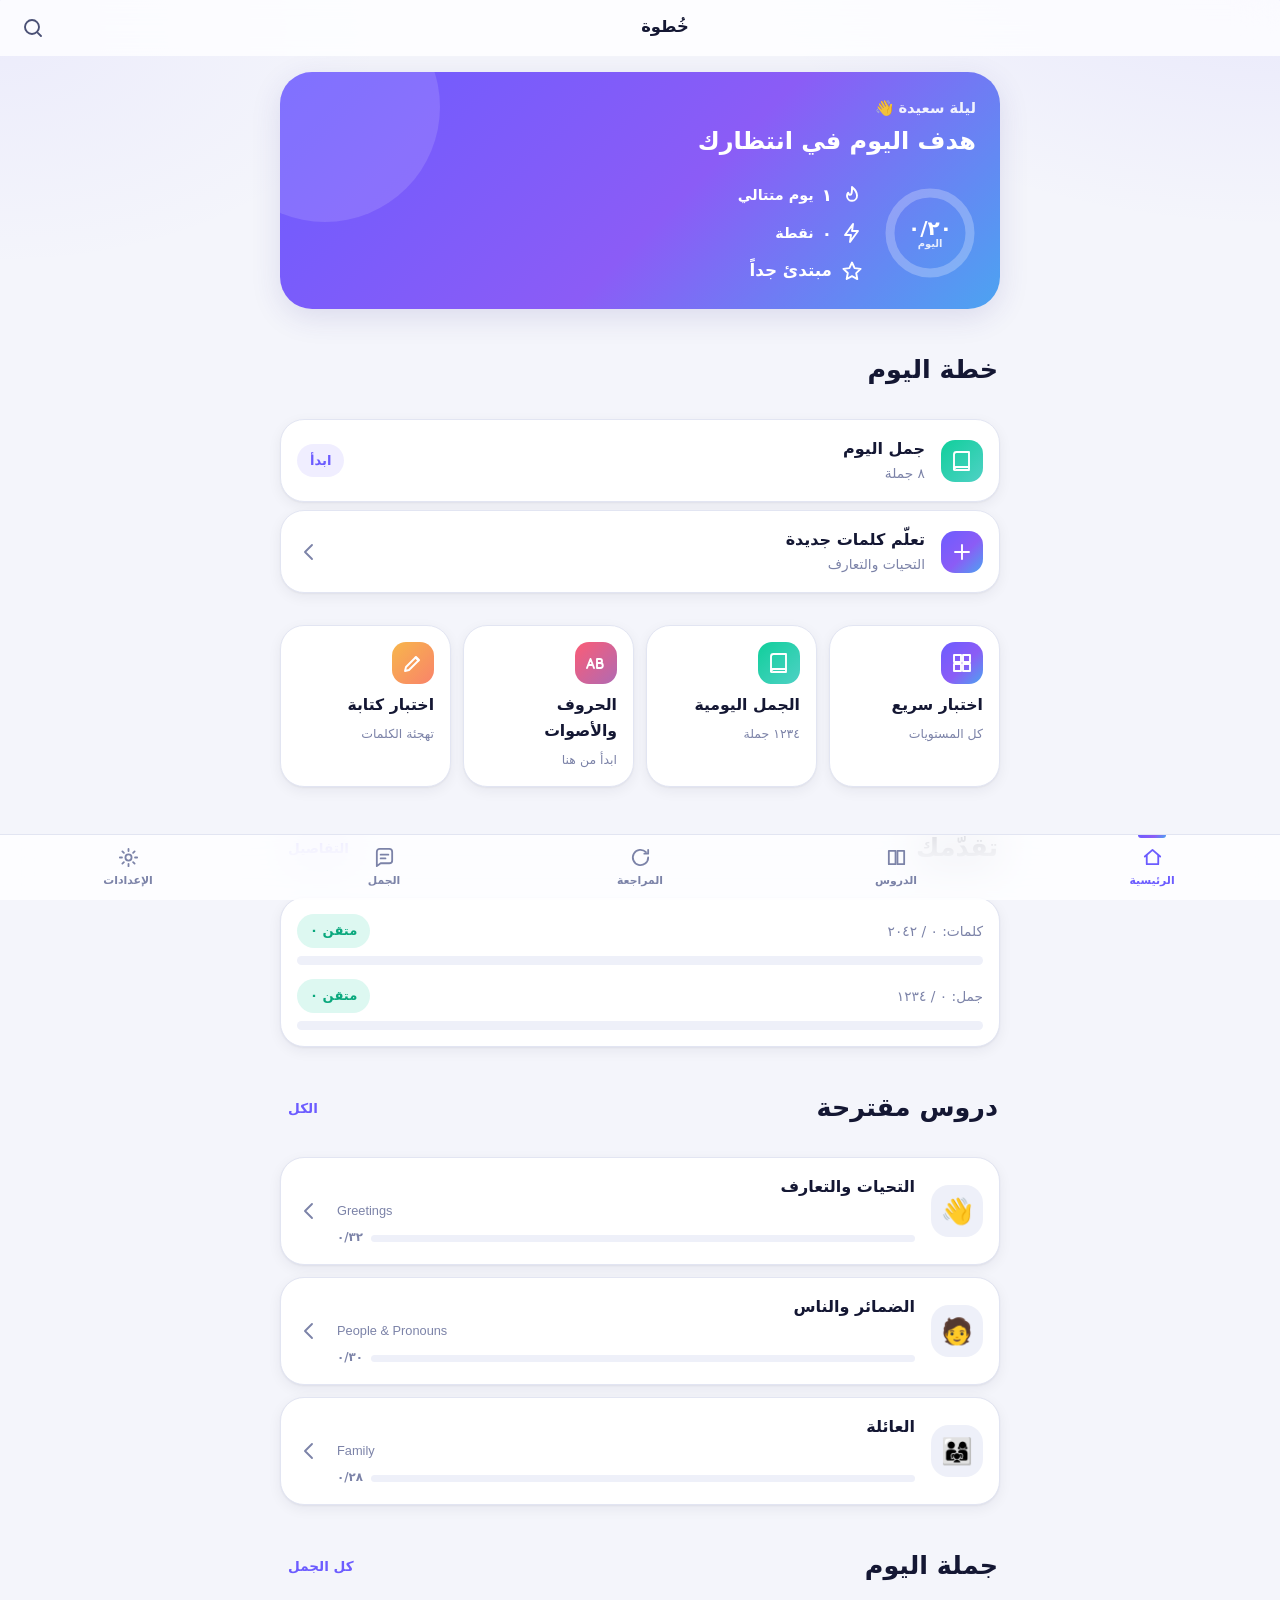
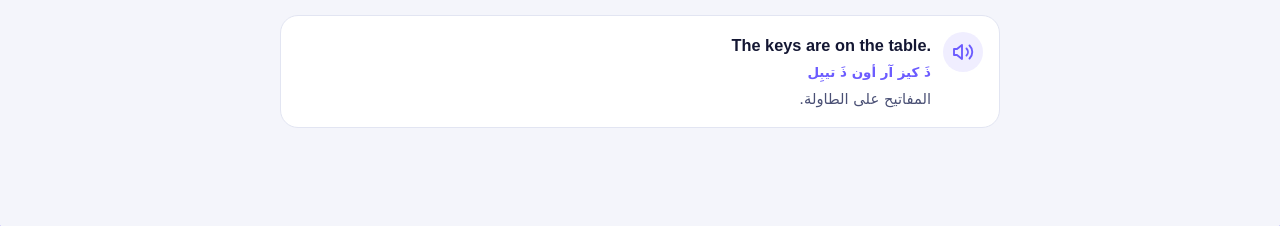
<file: index.html>
<!DOCTYPE html>
<html lang="ar" dir="rtl" data-theme="auto">
<head>
<meta charset="utf-8">
<meta name="viewport" content="width=device-width, initial-scale=1, viewport-fit=cover, maximum-scale=1, user-scalable=no">
<title>خُطوة — تعلّم الإنجليزية من الصفر</title>
<meta name="description" content="تطبيق تعلّم اللغة الإنجليزية للمبتدئين تماماً — مفردات وجمل بسيطة مع النطق والاختبارات.">
<meta name="theme-color" content="#0b1020" media="(prefers-color-scheme: dark)">
<meta name="theme-color" content="#f6f7fb" media="(prefers-color-scheme: light)">
<meta name="apple-mobile-web-app-capable" content="yes">
<meta name="mobile-web-app-capable" content="yes">
<meta name="apple-mobile-web-app-status-bar-style" content="black-translucent">
<meta name="apple-mobile-web-app-title" content="خُطوة">
<meta name="format-detection" content="telephone=no">
<link rel="manifest" href="./manifest.webmanifest">
<link rel="apple-touch-icon" href="./assets/icon-180.png">
<link rel="icon" href="./assets/icon.svg" type="image/svg+xml">
<link rel="stylesheet" href="./css/theme.css">
<link rel="stylesheet" href="./css/app.css">
</head>
<body>

<div id="boot" class="boot">
  <div class="boot__logo">خُطوة</div>
  <div class="boot__bar"><i></i></div>
  <div class="boot__hint">جارٍ التحميل…</div>
</div>

<header id="topbar" class="topbar" hidden>
  <button class="topbar__btn" id="btnBack" aria-label="رجوع" hidden>
    <svg viewBox="0 0 24 24" class="ico"><path d="M15 5l-7 7 7 7"/></svg>
  </button>
  <div class="topbar__title" id="topTitle">خُطوة</div>
  <button class="topbar__btn" id="btnSync" aria-label="مزامنة التقدّم" hidden>
    <svg viewBox="0 0 24 24" class="ico"><path d="M20 12a8 8 0 1 1-2.3-5.6"/><path d="M20 4v4h-4"/></svg>
    <i class="topbar__dot"></i>
  </button>
  <button class="topbar__btn" id="btnSearch" aria-label="بحث">
    <svg viewBox="0 0 24 24" class="ico"><circle cx="11" cy="11" r="7"/><path d="M20 20l-3.2-3.2"/></svg>
  </button>
</header>

<main id="view" class="view" tabindex="-1"></main>

<nav id="tabbar" class="tabbar" hidden>
  <a class="tab" href="#/" data-tab="/">
    <svg viewBox="0 0 24 24" class="ico"><path d="M4 11l8-7 8 7"/><path d="M6 10v9h12v-9"/></svg>
    <span>الرئيسية</span>
  </a>
  <a class="tab" href="#/units" data-tab="/units">
    <svg viewBox="0 0 24 24" class="ico"><path d="M4 5h7v14H4z"/><path d="M13 5h7v14h-7z"/></svg>
    <span>الدروس</span>
  </a>
  <a class="tab tab--accent" href="#/review" data-tab="/review">
    <svg viewBox="0 0 24 24" class="ico"><path d="M20 12a8 8 0 1 1-2.3-5.6"/><path d="M20 4v4h-4"/></svg>
    <span>المراجعة</span>
    <b class="tab__badge" id="dueBadge" hidden>0</b>
  </a>
  <a class="tab" href="#/sentences" data-tab="/sentences">
    <svg viewBox="0 0 24 24" class="ico"><path d="M20 15a3 3 0 0 1-3 3H8l-4 3V6a3 3 0 0 1 3-3h10a3 3 0 0 1 3 3z"/><path d="M8 9h8M8 13h5"/></svg>
    <span>الجمل</span>
  </a>
  <a class="tab" href="#/settings" data-tab="/settings">
    <svg viewBox="0 0 24 24" class="ico"><circle cx="12" cy="12" r="3.2"/><path d="M12 3v2.2M12 18.8V21M3 12h2.2M18.8 12H21M5.6 5.6l1.6 1.6M16.8 16.8l1.6 1.6M18.4 5.6l-1.6 1.6M7.2 16.8l-1.6 1.6"/></svg>
    <span>الإعدادات</span>
  </a>
</nav>

<div id="toast" class="toast" role="status" aria-live="polite"></div>
<div id="modalRoot"></div>

<script type="module" src="./app/main.js"></script>
<noscript><p style="padding:2rem;text-align:center">هذا التطبيق يحتاج إلى تفعيل الجافاسكربت.</p></noscript>
</body>
</html>
</file>
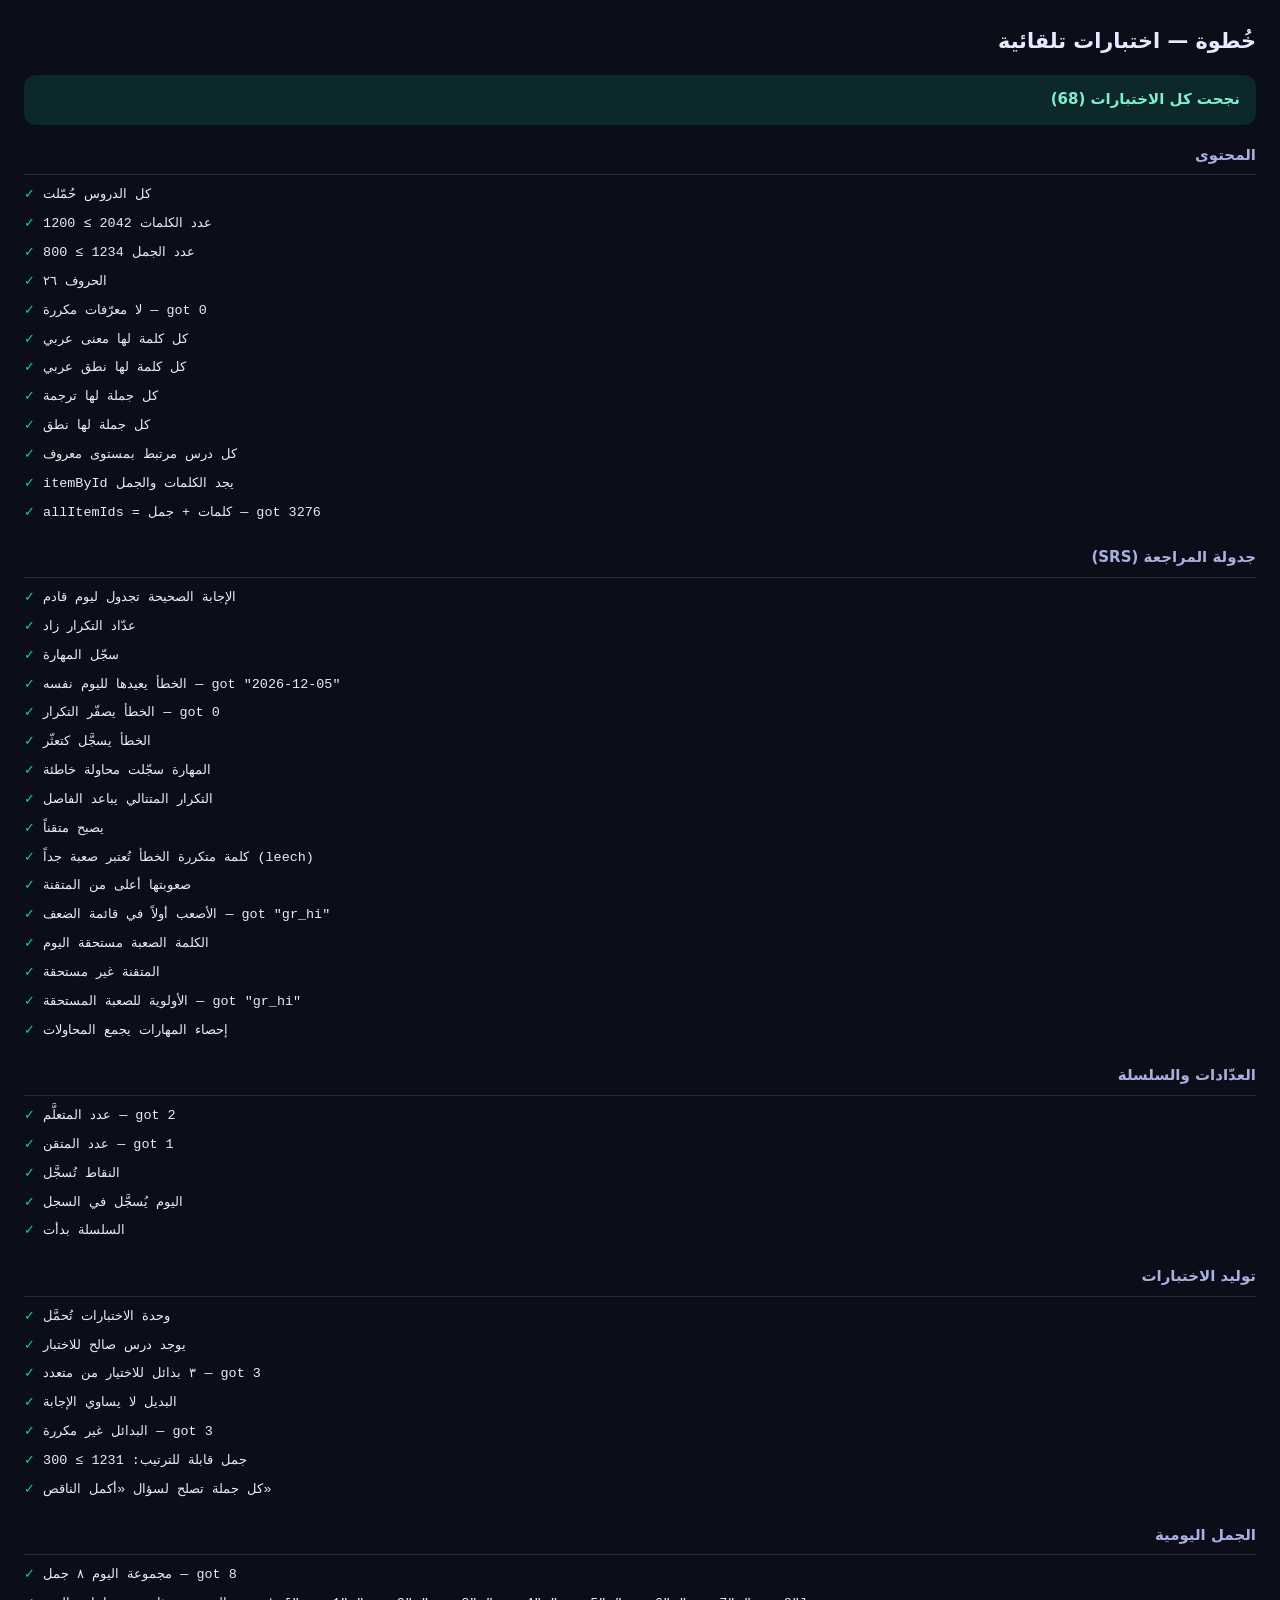
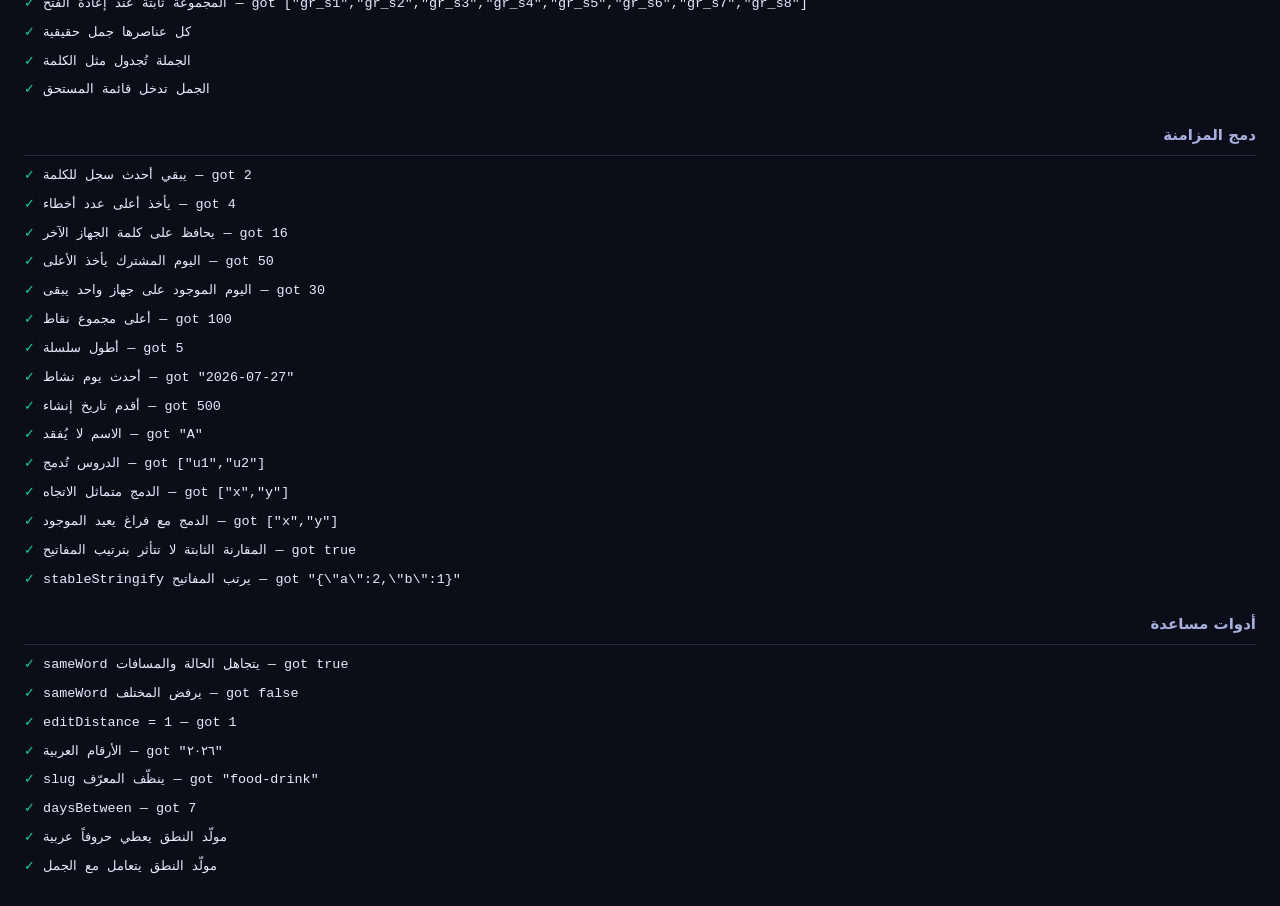
<file: scripts/test.html>
<!DOCTYPE html>
<html lang="ar" dir="rtl">
<head>
<meta charset="utf-8">
<title>خُطوة — اختبارات</title>
<style>
  body { font: 15px/1.7 system-ui, sans-serif; margin: 0; padding: 24px; background: #0b0e18; color: #e8ebff; }
  h1 { font-size: 1.3rem; margin: 0 0 4px; }
  .sum { padding: 12px 16px; border-radius: 12px; margin: 16px 0; font-weight: 700; }
  .sum.ok { background: #10cf9b22; color: #7ff0cd; }
  .sum.bad { background: #fb5c7622; color: #ff9fb0; }
  .grp { margin: 18px 0 6px; font-weight: 800; color: #a9b0e0; border-bottom: 1px solid #232a45; padding-bottom: 6px; }
  .t { padding: 3px 0; font-family: ui-monospace, Menlo, Consolas, monospace; font-size: .84rem; direction: ltr; text-align: left; }
  .t.pass::before { content: "✓ "; color: #10cf9b; }
  .t.fail { color: #ff9fb0; }
  .t.fail::before { content: "✗ "; }
</style>
</head>
<body>
<h1>خُطوة — اختبارات تلقائية</h1>
<div id="sum" class="sum">…جارٍ التشغيل</div>
<div id="out"></div>

<script type="module">
/* ------------------------------------------------------------------
   Runs the real modules against the real content files.
   Local progress is snapshotted and restored, so running the suite
   never costs the user their streak.
   ------------------------------------------------------------------ */
const KEYS = ['khutwa.progress.v1', 'khutwa.settings.v1', 'khutwa.sync.v1', 'khutwa.syncmeta.v1'];
const backup = Object.fromEntries(KEYS.map(k => [k, localStorage.getItem(k)]));
KEYS.forEach(k => localStorage.removeItem(k));

const out = document.getElementById('out');
let pass = 0, fail = 0;
const group = name => out.insertAdjacentHTML('beforeend', `<div class="grp">${name}</div>`);
const line = (ok, msg) => {
  ok ? pass++ : fail++;
  out.insertAdjacentHTML('beforeend', `<div class="t ${ok ? 'pass' : 'fail'}">${msg}</div>`);
};
const ok  = (name, cond) => line(!!cond, name);
const eq  = (name, got, want) => line(JSON.stringify(got) === JSON.stringify(want),
  `${name} — got ${JSON.stringify(got)}${JSON.stringify(got) === JSON.stringify(want) ? '' : ` want ${JSON.stringify(want)}`}`);

try {
  const data  = await import('../app/data.js');
  const store = await import('../app/store.js');
  const sync  = await import('../app/sync.js');
  const util  = await import('../app/util.js');

  await data.loadAll();
  const S = data.store;

  /* ============================================ content integrity */
  group('المحتوى');
  ok('كل الدروس حُمّلت', S.units.length === S.index.units.length);
  ok(`عدد الكلمات ${S.words.length} ≥ 1200`, S.words.length >= 1200);
  ok(`عدد الجمل ${S.sentences.length} ≥ 800`, S.sentences.length >= 800);
  ok('الحروف ٢٦', S.alphabet.letters.length === 26);

  const ids = [...S.words, ...S.sentences].map(x => x.id);
  eq('لا معرّفات مكررة', ids.length - new Set(ids).size, 0);
  ok('كل كلمة لها معنى عربي', S.words.every(w => w.ar && w.en));
  ok('كل كلمة لها نطق عربي', S.words.every(w => w.tr));
  ok('كل جملة لها ترجمة', S.sentences.every(s => s.ar && s.en));
  ok('كل جملة لها نطق', S.sentences.every(s => s.tr));
  ok('كل درس مرتبط بمستوى معروف',
    S.units.every(u => S.index.levels.some(l => l.id === u.level)));
  ok('itemById يجد الكلمات والجمل',
    !!data.itemById(S.words[0].id) && !!data.itemById(S.sentences[0].id));
  eq('allItemIds = كلمات + جمل', data.allItemIds().length, S.words.length + S.sentences.length);

  /* ============================================ SRS scheduling */
  group('جدولة المراجعة (SRS)');
  const today = util.dayKey();
  const w1 = S.words[0].id;

  store.review(w1, 2, 'rec');
  const a1 = store.itemOf(w1);
  ok('الإجابة الصحيحة تجدول ليوم قادم', a1.due > today);
  ok('عدّاد التكرار زاد', a1.n === 1);
  ok('سجّل المهارة', a1.sk.rec[0] === 1 && a1.sk.rec[1] === 1);

  store.review(w1, 0, 'rec');
  const a2 = store.itemOf(w1);
  eq('الخطأ يعيدها لليوم نفسه', a2.due, today);
  eq('الخطأ يصفّر التكرار', a2.n, 0);
  ok('الخطأ يسجَّل كتعثّر', a2.lapses === 1);
  ok('المهارة سجّلت محاولة خاطئة', a2.sk.rec[0] === 1 && a2.sk.rec[1] === 2);

  for (let i = 0; i < 6; i++) store.review(w1, 3, 'rec');
  ok('التكرار المتتالي يباعد الفاصل', store.itemOf(w1).i >= 16);
  ok('يصبح متقناً', store.isMastered(w1));

  const w2 = S.words[1].id;
  for (let i = 0; i < 4; i++) { store.review(w2, 2); store.review(w2, 0); }
  ok('كلمة متكررة الخطأ تُعتبر صعبة جداً (leech)', store.isLeech(w2));
  ok('صعوبتها أعلى من المتقنة', store.difficulty(w2) > store.difficulty(w1));

  const weak = store.weakest([w1, w2], 5);
  eq('الأصعب أولاً في قائمة الضعف', weak[0], w2);

  const dueNow = store.dueIds([w1, w2]);
  ok('الكلمة الصعبة مستحقة اليوم', dueNow.includes(w2));
  ok('المتقنة غير مستحقة', !dueNow.includes(w1));

  const pr = store.byPriority([w1, w2]);
  eq('الأولوية للصعبة المستحقة', pr[0], w2);

  const sk = store.skillStats([w1, w2]);
  ok('إحصاء المهارات يجمع المحاولات', sk.rec[1] >= 8);

  /* ============================================ counters + streak */
  group('العدّادات والسلسلة');
  const c = store.counts([w1, w2]);
  eq('عدد المتعلَّم', c.learned, 2);
  eq('عدد المتقن', c.mastered, 1);
  store.addXP(10, 'review');
  ok('النقاط تُسجَّل', store.progress.totalXP >= 10);
  ok('اليوم يُسجَّل في السجل', !!store.progress.days[today]);
  store.touchDay();
  ok('السلسلة بدأت', store.progress.streak >= 1);

  /* ============================================ quiz generation */
  group('توليد الاختبارات');
  const quizMod = await import('../app/views/quiz.js');   // module must at least load
  ok('وحدة الاختبارات تُحمَّل', typeof quizMod.default === 'function');

  const unit = S.units.find(u => u.words.length >= 8 && u.sentences.length >= 4);
  ok('يوجد درس صالح للاختبار', !!unit);

  const d = data.distractors(unit.words[0], 3, 'ar');
  eq('٣ بدائل للاختيار من متعدد', d.length, 3);
  ok('البديل لا يساوي الإجابة', d.every(x => x.ar !== unit.words[0].ar));
  eq('البدائل غير مكررة', new Set(d.map(x => x.ar)).size, d.length);

  const short = S.sentences.filter(s => {
    const n = s.en.split(/\s+/).length;
    return n >= 3 && n <= 9;
  });
  ok(`جمل قابلة للترتيب: ${short.length} ≥ 300`, short.length >= 300);

  /* fill-in-the-blank must always have a real answer inside the options */
  let blanksOk = true;
  for (const s of short.slice(0, 200)) {
    const parts = s.en.split(/\s+/);
    const cands = parts.map(t => t.replace(/[.,!?]/g, ''))
      .filter(t => t.length >= 3 && !/^(the|and|for|you|are|was|with|that|this)$/i.test(t));
    if (!cands.length) continue;
    if (!parts.join(' ').includes(cands[0])) blanksOk = false;
  }
  ok('كل جملة تصلح لسؤال «أكمل الناقص»', blanksOk);

  /* ============================================ daily sentences */
  group('الجمل اليومية');
  const sent = await import('../app/views/sentences.js');
  const set1 = sent.dailySet(8);
  const set2 = sent.dailySet(8);
  eq('مجموعة اليوم ٨ جمل', set1.length, 8);
  eq('المجموعة ثابتة عند إعادة الفتح', set1.map(s => s.id), set2.map(s => s.id));
  ok('كل عناصرها جمل حقيقية', set1.every(s => s.en && s.ar));

  store.review(set1[0].id, 2, 'snt');
  ok('الجملة تُجدول مثل الكلمة', !!store.itemOf(set1[0].id));
  ok('الجمل تدخل قائمة المستحق', data.allItemIds().includes(set1[0].id));

  /* ============================================ sync merge */
  group('دمج المزامنة');
  const A = {
    items: { x: { n: 2, i: 4, e: 2.5, due: '2026-08-01', ok: 3, ko: 1, t: 2000 } },
    days: { '2026-07-27': { xp: 50, learned: 5, reviewed: 2 } }, units: { u1: {} },
    totalXP: 100, streak: 3, bestStreak: 5, lastDay: '2026-07-27', createdAt: 1000, updatedAt: 3000, name: 'A',
  };
  const B = {
    items: {
      x: { n: 1, i: 1, e: 2.3, due: '2026-07-28', ok: 1, ko: 4, t: 1000 },
      y: { n: 5, i: 16, e: 2.6, due: '2026-09-01', ok: 6, ko: 0, t: 5000 },
    },
    days: { '2026-07-27': { xp: 20, learned: 2, reviewed: 1 }, '2026-07-26': { xp: 30, learned: 3, reviewed: 0 } },
    units: { u2: {} }, totalXP: 80, streak: 1, bestStreak: 2, lastDay: '2026-07-26', createdAt: 500, updatedAt: 4000, name: '',
  };
  const m = sync.merge(A, B);
  eq('يبقي أحدث سجل للكلمة', m.items.x.n, 2);
  eq('يأخذ أعلى عدد أخطاء', m.items.x.ko, 4);
  eq('يحافظ على كلمة الجهاز الآخر', m.items.y.i, 16);
  eq('اليوم المشترك يأخذ الأعلى', m.days['2026-07-27'].xp, 50);
  eq('اليوم الموجود على جهاز واحد يبقى', m.days['2026-07-26'].xp, 30);
  eq('أعلى مجموع نقاط', m.totalXP, 100);
  eq('أطول سلسلة', m.bestStreak, 5);
  eq('أحدث يوم نشاط', m.lastDay, '2026-07-27');
  eq('أقدم تاريخ إنشاء', m.createdAt, 500);
  eq('الاسم لا يُفقد', m.name, 'A');
  eq('الدروس تُدمج', Object.keys(m.units).sort(), ['u1', 'u2']);
  eq('الدمج متماثل الاتجاه', Object.keys(sync.merge(B, A).items).sort(), Object.keys(m.items).sort());
  eq('الدمج مع فراغ يعيد الموجود', Object.keys(sync.merge(null, B).items).sort(), ['x', 'y']);

  /* the bug that made every sync look like a pull */
  const reordered = JSON.parse(JSON.stringify({ ...A, items: { ...A.items }, days: { ...A.days } }));
  eq('المقارنة الثابتة لا تتأثر بترتيب المفاتيح',
    util.stableStringify(reordered) === util.stableStringify(A), true);
  eq('stableStringify يرتب المفاتيح',
    util.stableStringify({ b: 1, a: 2 }), util.stableStringify({ a: 2, b: 1 }));

  /* ============================================ helpers */
  group('أدوات مساعدة');
  eq('sameWord يتجاهل الحالة والمسافات', util.sameWord(' Water ', 'water'), true);
  eq('sameWord يرفض المختلف', util.sameWord('cat', 'car'), false);
  eq('editDistance = 1', util.editDistance('water', 'watar'), 1);
  eq('الأرقام العربية', util.AR_NUM(2026), '٢٠٢٦');
  eq('slug ينظّف المعرّف', util.slug('Food & Drink!'), 'food-drink');
  eq('daysBetween', util.daysBetween('2026-07-20', '2026-07-27'), 7);

  const tr = (await import('../app/admin/translit.js')).translit;
  ok('مولّد النطق يعطي حروفاً عربية', /[؀-ۿ]/.test(tr('water')));
  ok('مولّد النطق يتعامل مع الجمل', tr('good morning').split(' ').length === 2);

} catch (e) {
  line(false, 'FATAL: ' + (e && (e.stack || e.message)));
}

/* restore the real user data */
KEYS.forEach(k => (backup[k] == null ? localStorage.removeItem(k) : localStorage.setItem(k, backup[k])));

const sum = document.getElementById('sum');
sum.className = 'sum ' + (fail ? 'bad' : 'ok');
sum.textContent = fail ? `${fail} اختبار فاشل من ${pass + fail}` : `نجحت كل الاختبارات (${pass})`;
document.title = (fail ? `✗ ${fail} فشل` : `✓ ${pass} نجاح`) + ' — خُطوة';
</script>
</body>
</html>
</file>
<file: css/theme.css>
/* ============================================================
   خُطوة — Design tokens & primitives
   Arabic-first, RTL, iPhone-safe, light/dark/auto.
   ============================================================ */

:root {
  color-scheme: light dark;

  /* -- brand ramp -- */
  --brand-1: #6c5cff;
  --brand-2: #8b5cf6;
  --brand-3: #22d3ee;
  --mint:    #10cf9b;
  --amber:   #f7b64b;
  --rose:    #fb5c76;

  --grad-brand: linear-gradient(135deg, var(--brand-1) 0%, var(--brand-2) 55%, var(--brand-3) 130%);
  --grad-mint:  linear-gradient(135deg, #10cf9b 0%, #4fd1c5 100%);
  --grad-amber: linear-gradient(135deg, #f7b64b 0%, #f9836a 100%);
  --grad-rose:  linear-gradient(135deg, #fb5c76 0%, #b06ab3 100%);

  /* -- geometry -- */
  --r-xs: 10px;
  --r-sm: 14px;
  --r-md: 18px;
  --r-lg: 24px;
  --r-xl: 32px;
  --r-pill: 999px;

  --sp-1: 4px;  --sp-2: 8px;  --sp-3: 12px; --sp-4: 16px;
  --sp-5: 20px; --sp-6: 24px; --sp-7: 32px; --sp-8: 44px;

  --tap: 48px;                       /* minimum touch target */
  --maxw: 720px;                     /* content column       */
  --topbar-h: 56px;
  --tabbar-h: 66px;
  --safe-t: env(safe-area-inset-top, 0px);
  --safe-b: env(safe-area-inset-bottom, 0px);

  --ease: cubic-bezier(.32, .72, 0, 1);
  --fast: 140ms var(--ease);
  --med:  260ms var(--ease);

  /* -- type -- */
  --font-ar: "SF Arabic", -apple-system, BlinkMacSystemFont, "Segoe UI",
             "Noto Naskh Arabic", "Dubai", "Tahoma", system-ui, sans-serif;
  --font-en: -apple-system, BlinkMacSystemFont, "SF Pro Display", "Segoe UI",
             Roboto, "Helvetica Neue", Arial, sans-serif;
  --fs-scale: 1;
}

/* -------- light -------- */
:root, [data-theme="light"] {
  --bg:        #f4f5fb;
  --bg-deep:   #eceef8;
  --surface:   #ffffff;
  --surface-2: #f7f8fd;
  --surface-3: #eef0f9;
  --line:      #e2e5f2;
  --line-2:    #d3d8ec;
  --ink:       #141733;
  --ink-2:     #4a5075;
  --ink-3:     #7c83a8;
  --on-brand:  #ffffff;
  --shadow-1: 0 1px 2px rgba(20, 23, 51, .05), 0 4px 14px rgba(20, 23, 51, .06);
  --shadow-2: 0 8px 30px rgba(56, 44, 140, .13);
  --shadow-pop: 0 18px 50px rgba(30, 25, 90, .22);
  --glass: rgba(255, 255, 255, .78);
  --tint: rgba(108, 92, 255, .10);
  --tint-2: rgba(108, 92, 255, .06);
}

/* -------- dark -------- */
[data-theme="dark"] {
  --bg:        #080b18;
  --bg-deep:   #05070f;
  --surface:   #121729;
  --surface-2: #171d33;
  --surface-3: #1e253f;
  --line:      #232a45;
  --line-2:    #303956;
  --ink:       #eef1ff;
  --ink-2:     #a7b0d6;
  --ink-3:     #7983ad;
  --on-brand:  #ffffff;
  --shadow-1: 0 1px 2px rgba(0, 0, 0, .4), 0 6px 18px rgba(0, 0, 0, .35);
  --shadow-2: 0 10px 34px rgba(0, 0, 0, .5);
  --shadow-pop: 0 22px 60px rgba(0, 0, 0, .6);
  --glass: rgba(16, 20, 38, .74);
  --tint: rgba(124, 110, 255, .18);
  --tint-2: rgba(124, 110, 255, .09);
}

/* -------- midnight · pure black, built for OLED -------- */
[data-theme="midnight"] {
  --brand-1: #7c5cff;
  --brand-2: #b45cf6;
  --brand-3: #2ee6ff;
  --grad-brand: linear-gradient(135deg, #7c5cff 0%, #b45cf6 52%, #2ee6ff 130%);
  --bg:        #000000;
  --bg-deep:   #000000;
  --surface:   #0b0b12;
  --surface-2: #12121c;
  --surface-3: #1b1b28;
  --line:      #1d1d2b;
  --line-2:    #2c2c40;
  --ink:       #f6f6ff;
  --ink-2:     #a9a9c8;
  --ink-3:     #74748f;
  --shadow-1: 0 1px 2px rgba(0, 0, 0, .8), 0 6px 20px rgba(0, 0, 0, .6);
  --shadow-2: 0 12px 38px rgba(124, 92, 255, .28);
  --shadow-pop: 0 24px 64px rgba(0, 0, 0, .85);
  --glass: rgba(0, 0, 0, .74);
  --tint: rgba(124, 92, 255, .18);
  --tint-2: rgba(46, 230, 255, .07);
}

/* -------- ember · warm charcoal, easy at night -------- */
[data-theme="ember"] {
  --brand-1: #f5a524;
  --brand-2: #f4763b;
  --brand-3: #ffcf6b;
  --grad-brand: linear-gradient(135deg, #f5a524 0%, #f4763b 58%, #e0568a 130%);
  --grad-mint:  linear-gradient(135deg, #4ec9a0 0%, #86d9b4 100%);
  /* keep the four accent families telling themselves apart in a warm palette */
  --grad-amber: linear-gradient(135deg, #ffd166 0%, #f2a03d 100%);
  --grad-rose:  linear-gradient(135deg, #ff8fab 0%, #c2569b 100%);
  --mint:  #4ec9a0;
  --amber: #ffc46b;
  --rose:  #ff7a8a;
  --bg:        #15110d;
  --bg-deep:   #0e0b08;
  --surface:   #201a14;
  --surface-2: #28211a;
  --surface-3: #322920;
  --line:      #362b21;
  --line-2:    #483a2c;
  --ink:       #f9efe3;
  --ink-2:     #cdb9a3;
  --ink-3:     #9c8a75;
  --shadow-1: 0 1px 2px rgba(0, 0, 0, .5), 0 6px 18px rgba(0, 0, 0, .42);
  --shadow-2: 0 12px 34px rgba(244, 118, 59, .22);
  --shadow-pop: 0 22px 60px rgba(0, 0, 0, .7);
  --glass: rgba(21, 17, 13, .78);
  --tint: rgba(245, 165, 36, .15);
  --tint-2: rgba(244, 118, 59, .08);
}

@media (prefers-color-scheme: dark) {
  [data-theme="auto"] {
    --bg:        #080b18;
    --bg-deep:   #05070f;
    --surface:   #121729;
    --surface-2: #171d33;
    --surface-3: #1e253f;
    --line:      #232a45;
    --line-2:    #303956;
    --ink:       #eef1ff;
    --ink-2:     #a7b0d6;
    --ink-3:     #7983ad;
    --shadow-1: 0 1px 2px rgba(0, 0, 0, .4), 0 6px 18px rgba(0, 0, 0, .35);
    --shadow-2: 0 10px 34px rgba(0, 0, 0, .5);
    --shadow-pop: 0 22px 60px rgba(0, 0, 0, .6);
    --glass: rgba(16, 20, 38, .74);
    --tint: rgba(124, 110, 255, .18);
    --tint-2: rgba(124, 110, 255, .09);
  }
}

/* ============================ reset ============================ */
*, *::before, *::after { box-sizing: border-box; }
html, body { height: 100%; }
html { -webkit-text-size-adjust: 100%; }
body {
  margin: 0;
  font-family: var(--font-ar);
  font-size: calc(16px * var(--fs-scale));
  line-height: 1.65;
  color: var(--ink);
  background: var(--bg);
  background-image:
    radial-gradient(900px 500px at 100% -8%, var(--tint), transparent 60%),
    radial-gradient(700px 420px at 0% 4%, var(--tint-2), transparent 55%);
  background-attachment: fixed;
  -webkit-font-smoothing: antialiased;
  overscroll-behavior-y: none;
  -webkit-tap-highlight-color: transparent;
}
h1, h2, h3, h4, p, figure { margin: 0; }
button, input, select, textarea { font: inherit; color: inherit; }
button { background: none; border: 0; cursor: pointer; -webkit-appearance: none; }
a { color: inherit; text-decoration: none; }
ul, ol { margin: 0; padding: 0; list-style: none; }
img, svg { display: block; max-width: 100%; }
/* the [hidden] attribute must win over any display: rule below */
[hidden] { display: none !important; }
:focus { outline: none; }
:focus-visible { outline: 2.5px solid var(--brand-1); outline-offset: 2px; border-radius: 6px; }
::selection { background: var(--brand-1); color: #fff; }

/* stroke-icon default */
.ico {
  width: 24px; height: 24px; flex: none;
  fill: none; stroke: currentColor; stroke-width: 1.9;
  stroke-linecap: round; stroke-linejoin: round;
}
.ico--sm { width: 18px; height: 18px; }
.ico--lg { width: 30px; height: 30px; }

/* Latin text inside an RTL document */
.en, [lang="en"] {
  font-family: var(--font-en);
  direction: ltr;
  unicode-bidi: isolate;
  text-align: start;
}

/* ============================ scrollbars ============================ */
::-webkit-scrollbar { width: 8px; height: 8px; }
::-webkit-scrollbar-thumb { background: var(--line-2); border-radius: 99px; }
::-webkit-scrollbar-track { background: transparent; }

/* ============================ primitives ============================ */
.card {
  background: var(--surface);
  border: 1px solid var(--line);
  border-radius: var(--r-lg);
  box-shadow: var(--shadow-1);
}

.btn {
  display: inline-flex; align-items: center; justify-content: center; gap: var(--sp-2);
  min-height: var(--tap); padding: 0 var(--sp-5);
  border-radius: var(--r-pill);
  font-weight: 700; font-size: 1rem;
  background: var(--surface-3); color: var(--ink);
  border: 1px solid var(--line);
  transition: transform var(--fast), filter var(--fast), background var(--fast);
  user-select: none;
}
.btn:active { transform: scale(.965); }
.btn[disabled] { opacity: .45; pointer-events: none; }
.btn--primary { background: var(--grad-brand); color: var(--on-brand); border-color: transparent; box-shadow: var(--shadow-2); }
.btn--mint  { background: var(--grad-mint);  color: #04231b; border-color: transparent; }
.btn--rose  { background: var(--grad-rose);  color: #fff;    border-color: transparent; }
.btn--ghost { background: transparent; border-color: var(--line-2); }
.btn--quiet { background: transparent; border-color: transparent; color: var(--ink-2); }
.btn--block { display: flex; width: 100%; }
.btn--lg { min-height: 58px; font-size: 1.08rem; }
.btn--sm { min-height: 38px; padding: 0 var(--sp-4); font-size: .9rem; border-radius: var(--r-pill); }
.btn--icon { width: var(--tap); min-height: var(--tap); padding: 0; border-radius: var(--r-md); }

.chip {
  display: inline-flex; align-items: center; gap: 6px;
  padding: 5px 12px; border-radius: var(--r-pill);
  background: var(--surface-3); border: 1px solid var(--line);
  font-size: .82rem; font-weight: 700; color: var(--ink-2);
}
.chip--brand { background: var(--tint); border-color: transparent; color: var(--brand-1); }
.chip--mint  { background: rgba(16,207,155,.14); border-color: transparent; color: #0aa87d; }
.chip--amber { background: rgba(247,182,75,.16); border-color: transparent; color: #c98718; }
.chip--rose  { background: rgba(251,92,118,.14); border-color: transparent; color: var(--rose); }

.input, .select, .textarea {
  width: 100%; min-height: var(--tap);
  padding: 12px 14px;
  background: var(--surface-2);
  border: 1.5px solid var(--line);
  border-radius: var(--r-sm);
  transition: border-color var(--fast), background var(--fast);
}
.input:focus, .select:focus, .textarea:focus { border-color: var(--brand-1); background: var(--surface); }
.textarea { min-height: 120px; resize: vertical; line-height: 1.6; }
.label { display: block; font-size: .84rem; font-weight: 700; color: var(--ink-2); margin: 0 0 6px 2px; }

.switch { position: relative; width: 52px; height: 31px; flex: none; }
.switch input { position: absolute; opacity: 0; width: 100%; height: 100%; margin: 0; z-index: 2; }
.switch i {
  position: absolute; inset: 0; border-radius: 99px;
  background: var(--line-2); transition: background var(--med);
}
.switch i::after {
  content: ""; position: absolute; top: 2.5px; inset-inline-start: 2.5px;
  width: 26px; height: 26px; border-radius: 99px; background: #fff;
  box-shadow: 0 2px 6px rgba(0,0,0,.28); transition: transform var(--med);
}
.switch input:checked + i { background: var(--mint); }
.switch input:checked + i::after { transform: translateX(calc(21px * var(--dir, -1))); }
[dir="rtl"] .switch { --dir: -1; }
[dir="ltr"] .switch { --dir: 1; }

.divider { height: 1px; background: var(--line); border: 0; margin: var(--sp-5) 0; }

/* progress */
.bar { height: 9px; border-radius: 99px; background: var(--surface-3); overflow: hidden; }
.bar > i { display: block; height: 100%; border-radius: 99px; background: var(--grad-brand); transition: width 500ms var(--ease); }
.bar--mint > i { background: var(--grad-mint); }

/* ============================ motion ============================ */
@keyframes pop-in   { from { opacity: 0; transform: translateY(10px) scale(.985); } to { opacity: 1; transform: none; } }
@keyframes fade-in  { from { opacity: 0 } to { opacity: 1 } }
@keyframes rise     { from { opacity: 0; transform: translateY(22px) } to { opacity: 1; transform: none } }
@keyframes shake    { 10%,90%{transform:translateX(-2px)} 20%,80%{transform:translateX(4px)} 30%,50%,70%{transform:translateX(-7px)} 40%,60%{transform:translateX(7px)} }
@keyframes pulse-ring { 0%{transform:scale(.85);opacity:.75} 70%{transform:scale(1.35);opacity:0} 100%{opacity:0} }
@keyframes sheen { to { background-position: 200% 0; } }

@media (prefers-reduced-motion: reduce) {
  *, *::before, *::after { animation-duration: .01ms !important; transition-duration: .01ms !important; }
}
</file>
<file: css/app.css>
/* ============================================================
   خُطوة — app layout & components
   ============================================================ */

/* ---------------- boot splash ---------------- */
.boot {
  position: fixed; inset: 0; z-index: 90;
  display: grid; place-content: center; justify-items: center; gap: 18px;
  background: var(--bg);
  transition: opacity 400ms var(--ease), visibility 400ms;
}
.boot.is-gone { opacity: 0; visibility: hidden; }
.boot__logo {
  font-size: 2.6rem; font-weight: 800; letter-spacing: -.02em;
  background: var(--grad-brand); -webkit-background-clip: text; background-clip: text; color: transparent;
}
.boot__bar { width: 160px; height: 5px; border-radius: 99px; background: var(--surface-3); overflow: hidden; }
.boot__bar i {
  display: block; height: 100%; width: 40%; border-radius: 99px; background: var(--grad-brand);
  animation: bootslide 1.1s var(--ease) infinite;
}
@keyframes bootslide { 0%{transform:translateX(-120%)} 100%{transform:translateX(320%)} }
.boot__hint { color: var(--ink-3); font-size: .88rem; }

/* ---------------- top bar ---------------- */
.topbar {
  position: fixed; inset-inline: 0; top: 0; z-index: 40;
  height: calc(var(--topbar-h) + var(--safe-t));
  padding: var(--safe-t) max(var(--sp-3), env(safe-area-inset-right)) 0 max(var(--sp-3), env(safe-area-inset-left));
  display: flex; align-items: center; gap: var(--sp-2);
  background: var(--glass);
  -webkit-backdrop-filter: saturate(180%) blur(20px);
  backdrop-filter: saturate(180%) blur(20px);
  border-bottom: 1px solid transparent;
  transition: border-color var(--med), background var(--med);
}
.topbar.is-stuck { border-bottom-color: var(--line); }
.topbar__title {
  flex: 1; min-width: 0; text-align: center;
  font-weight: 800; font-size: 1.02rem;
  white-space: nowrap; overflow: hidden; text-overflow: ellipsis;
}
.topbar__btn {
  width: 42px; height: 42px; flex: none; border-radius: var(--r-sm);
  display: grid; place-items: center; color: var(--ink-2);
  transition: background var(--fast), transform var(--fast);
}
.topbar__btn:active { background: var(--surface-3); transform: scale(.92); }
.topbar__btn[disabled] { opacity: .5; }

/* sync button state */
/* the dot only appears when it has something to report */
.topbar__dot {
  position: absolute; top: 7px; inset-inline-end: 7px;
  width: 8px; height: 8px; border-radius: 50%;
  background: transparent; opacity: 0;
  transition: opacity var(--fast), background var(--fast);
}
#btnSync[data-state="ok"] .topbar__dot,
#btnSync[data-state="busy"] .topbar__dot,
#btnSync[data-state="error"] .topbar__dot { opacity: 1; }
#btnSync { position: relative; }
#btnSync[data-state="ok"]    .topbar__dot { background: var(--mint); }
#btnSync[data-state="error"] .topbar__dot { background: var(--rose); }
#btnSync[data-state="busy"]  .topbar__dot { background: var(--amber); }
#btnSync[data-state="busy"]  .ico { animation: spin 1.1s linear infinite; }
@keyframes spin { to { transform: rotate(-360deg); } }
[dir="rtl"] #btnBack .ico { transform: scaleX(-1); }

/* ---------------- view / layout ---------------- */
.view {
  min-height: 100svh;
  padding: calc(var(--topbar-h) + var(--safe-t) + var(--sp-4)) max(var(--sp-4), env(safe-area-inset-right))
           calc(var(--tabbar-h) + var(--safe-b) + var(--sp-7)) max(var(--sp-4), env(safe-area-inset-left));
}
.view.is-plain { padding-top: calc(var(--safe-t) + var(--sp-3)); padding-bottom: calc(var(--safe-b) + var(--sp-4)); }
.wrap { max-width: var(--maxw); margin: 0 auto; }
.stack { display: grid; gap: var(--sp-4); }
.stack--sm { gap: var(--sp-2); }
.row { display: flex; align-items: center; gap: var(--sp-3); }
.row--between { justify-content: space-between; }
.grow { flex: 1; min-width: 0; }
.center { text-align: center; }
.muted { color: var(--ink-3); }
.small { font-size: .86rem; }
.anim { animation: rise 420ms var(--ease) both; }
.anim-2 { animation: rise 460ms var(--ease) 60ms both; }
.anim-3 { animation: rise 500ms var(--ease) 120ms both; }

.section-title {
  display: flex; align-items: center; justify-content: space-between; gap: var(--sp-3);
  margin: var(--sp-6) 2px var(--sp-3);
  font-size: 1.06rem; font-weight: 800;
}
.section-title .link { font-size: .85rem; font-weight: 700; color: var(--brand-1); }

/* ---------------- tab bar ---------------- */
.tabbar {
  position: fixed; inset-inline: 0; bottom: 0; z-index: 40;
  height: calc(var(--tabbar-h) + var(--safe-b));
  padding-bottom: var(--safe-b);
  display: grid; grid-auto-flow: column; grid-auto-columns: 1fr;
  background: var(--glass);
  -webkit-backdrop-filter: saturate(180%) blur(22px);
  backdrop-filter: saturate(180%) blur(22px);
  border-top: 1px solid var(--line);
}
.tab {
  position: relative;
  display: flex; flex-direction: column; align-items: center; justify-content: center; gap: 3px;
  color: var(--ink-3); font-size: .68rem; font-weight: 700;
  transition: color var(--fast), transform var(--fast);
}
.tab .ico { width: 23px; height: 23px; }
.tab:active { transform: scale(.9); }
.tab.is-active { color: var(--brand-1); }
.tab.is-active::before {
  content: ""; position: absolute; top: 0; width: 28px; height: 3px;
  border-radius: 0 0 4px 4px; background: var(--grad-brand);
}
.tab__badge {
  position: absolute; top: 6px; inset-inline-end: calc(50% - 22px);
  min-width: 19px; height: 19px; padding: 0 5px;
  display: grid; place-items: center; border-radius: 99px;
  background: var(--rose); color: #fff; font-size: .66rem; font-weight: 800;
  box-shadow: 0 0 0 2px var(--bg);
}

/* ---------------- hero / home ---------------- */
.hero {
  position: relative; overflow: hidden;
  padding: var(--sp-6); border-radius: var(--r-xl);
  background: var(--grad-brand); color: #fff;
  box-shadow: var(--shadow-2);
}
.hero::after {
  content: ""; position: absolute; inset-inline-end: -70px; top: -80px;
  width: 230px; height: 230px; border-radius: 50%;
  background: rgba(255, 255, 255, .13);
}
.hero__greet { font-size: .92rem; opacity: .9; font-weight: 600; }
.hero__title { font-size: 1.5rem; font-weight: 800; margin-top: 2px; }
.hero__row { display: flex; align-items: center; gap: var(--sp-5); margin-top: var(--sp-5); position: relative; }

.ring { position: relative; width: 92px; height: 92px; flex: none; }
.ring svg { width: 100%; height: 100%; transform: rotate(-90deg); }
.ring circle { fill: none; stroke-width: 9; stroke-linecap: round; }
.ring .ring__bg { stroke: rgba(255, 255, 255, .25); }
.ring .ring__fg { stroke: #fff; transition: stroke-dashoffset 800ms var(--ease); }
.ring__num {
  position: absolute; inset: 0; display: grid; place-content: center; text-align: center;
  font-weight: 800; line-height: 1.1;
}
.ring__num b { font-size: 1.25rem; display: block; }
.ring__num span { font-size: .62rem; opacity: .85; }

.hero__stats { display: grid; gap: 10px; flex: 1; }
.hero__stat { display: flex; align-items: center; gap: 8px; font-size: .9rem; font-weight: 600; }
.hero__stat b { font-size: 1.05rem; }

/* quick action grid */
.qgrid { display: grid; grid-template-columns: repeat(2, 1fr); gap: var(--sp-3); }
.qcard {
  position: relative; overflow: hidden;
  display: flex; flex-direction: column; gap: 6px;
  padding: var(--sp-4); border-radius: var(--r-lg);
  background: var(--surface); border: 1px solid var(--line);
  box-shadow: var(--shadow-1);
  transition: transform var(--fast), box-shadow var(--med);
  text-align: start;
}
.qcard:active { transform: scale(.975); }
.qcard__ico {
  width: 42px; height: 42px; border-radius: var(--r-sm);
  display: grid; place-items: center; color: #fff; margin-bottom: 2px;
}
.qcard__t { font-weight: 800; font-size: .98rem; }
.qcard__s { font-size: .78rem; color: var(--ink-3); }
.bg-brand { background: var(--grad-brand); }
.bg-mint  { background: var(--grad-mint); }
.bg-amber { background: var(--grad-amber); }
.bg-rose  { background: var(--grad-rose); }

/* ---------------- unit list ---------------- */
.unitgrid { display: grid; gap: var(--sp-3); }
.unit {
  display: flex; align-items: center; gap: var(--sp-4);
  padding: var(--sp-4); border-radius: var(--r-lg);
  background: var(--surface); border: 1px solid var(--line); box-shadow: var(--shadow-1);
  transition: transform var(--fast), border-color var(--fast);
}
.unit:active { transform: scale(.985); }
.unit__ico {
  width: 52px; height: 52px; flex: none; border-radius: var(--r-md);
  display: grid; place-items: center; font-size: 1.6rem;
  background: var(--surface-3);
}
.unit__body { flex: 1; min-width: 0; }
.unit__title { font-weight: 800; font-size: 1rem; }
.unit__sub { font-size: .8rem; color: var(--ink-3); margin-bottom: 7px; }
.unit__meta { display: flex; align-items: center; gap: 8px; font-size: .74rem; color: var(--ink-3); font-weight: 700; }
.unit .bar { flex: 1; height: 7px; }
.unit__go { color: var(--ink-3); }
[dir="rtl"] .unit__go .ico { transform: scaleX(-1); }

.unit.is-done { border-color: rgba(16, 207, 155, .5); }
.unit.is-locked { opacity: .55; }

/* level heading */
.level-head {
  display: flex; align-items: center; gap: var(--sp-3);
  margin: var(--sp-6) 2px var(--sp-3);
}
.level-head b { font-size: 1.02rem; font-weight: 800; }
.level-head span { flex: 1; height: 1px; background: var(--line); }

/* ---------------- word list ---------------- */
.wordlist { display: grid; gap: 8px; }
.wordrow {
  display: flex; align-items: center; gap: var(--sp-3);
  padding: 12px var(--sp-4); border-radius: var(--r-md);
  background: var(--surface); border: 1px solid var(--line);
  transition: transform var(--fast);
}
.wordrow:active { transform: scale(.99); }
.wordrow__main { flex: 1; min-width: 0; }
/* Latin text inside an RTL row still starts at the row's start edge,
   so the eye finds English and Arabic in the same column. */
.wordrow__en { font-family: var(--font-en); direction: ltr; text-align: right; font-weight: 700; font-size: 1.02rem; }
.wordrow__tr { font-size: .82rem; color: var(--brand-1); font-weight: 700; }
.wordrow__ar { font-size: .95rem; color: var(--ink-2); }
.wordrow__play {
  width: 40px; height: 40px; flex: none; border-radius: 50%;
  display: grid; place-items: center; color: var(--brand-1); background: var(--tint);
  transition: transform var(--fast);
}
.wordrow__play:active { transform: scale(.88); }
.wordrow__play.is-speaking { animation: pulse 900ms infinite; }
@keyframes pulse { 50% { box-shadow: 0 0 0 8px var(--tint); } }
.dot-state { width: 8px; height: 8px; border-radius: 50%; flex: none; background: var(--line-2); }
.dot-state.s1 { background: var(--amber); }
.dot-state.s2 { background: var(--brand-3); }
.dot-state.s3 { background: var(--mint); }

/* ---------------- flashcard (learn) ---------------- */
.learn-top { display: flex; align-items: center; gap: var(--sp-3); margin-bottom: var(--sp-4); }
.learn-top .bar { flex: 1; }
.learn-top__x { color: var(--ink-3); }

.fcard {
  position: relative;
  min-height: 58svh;
  display: flex; flex-direction: column; align-items: center; justify-content: center; gap: var(--sp-4);
  padding: var(--sp-7) var(--sp-5);
  border-radius: var(--r-xl);
  background: var(--surface); border: 1px solid var(--line);
  box-shadow: var(--shadow-2);
  text-align: center;
  animation: pop-in 320ms var(--ease) both;
}
.fcard__emoji { font-size: 3.4rem; line-height: 1; }
.fcard__en {
  font-family: var(--font-en); direction: ltr;
  font-size: clamp(2.1rem, 11vw, 3.1rem); font-weight: 800; letter-spacing: -.02em; line-height: 1.1;
}
.fcard__tr {
  font-size: 1.3rem; font-weight: 700; color: var(--brand-1);
  background: var(--tint); padding: 4px 16px; border-radius: var(--r-pill);
}
.fcard__ar { font-size: 1.5rem; font-weight: 700; color: var(--ink); }
.fcard__pos { font-size: .78rem; color: var(--ink-3); font-weight: 700; }
.fcard__ex {
  width: 100%; margin-top: var(--sp-2); padding: var(--sp-4);
  border-radius: var(--r-md); background: var(--surface-2); border: 1px dashed var(--line-2);
  display: grid; gap: 4px;
}
.fcard__ex .en { font-weight: 700; font-size: 1.02rem; }
.fcard__ex .ar { font-size: .92rem; color: var(--ink-2); }
.fcard__speak {
  width: 62px; height: 62px; border-radius: 50%;
  display: grid; place-items: center;
  background: var(--grad-brand); color: #fff; box-shadow: var(--shadow-2);
  transition: transform var(--fast);
}
.fcard__speak:active { transform: scale(.9); }
.reveal-hint { color: var(--ink-3); font-size: .85rem; }

.learn-actions { display: grid; grid-template-columns: 1fr 1fr; gap: var(--sp-3); margin-top: var(--sp-4); }

/* ---------------- quiz ---------------- */
.quiz-head { display: flex; align-items: center; gap: var(--sp-3); margin-bottom: var(--sp-5); }
.quiz-head .bar { flex: 1; }
.quiz-lives { display: flex; gap: 3px; color: var(--rose); }

.q-prompt {
  padding: var(--sp-6) var(--sp-4); border-radius: var(--r-xl);
  background: var(--surface); border: 1px solid var(--line); box-shadow: var(--shadow-1);
  text-align: center; display: grid; gap: var(--sp-3); justify-items: center;
  animation: pop-in 280ms var(--ease) both;
}
.q-kicker { font-size: .82rem; color: var(--ink-3); font-weight: 700; }
.q-word { font-family: var(--font-en); direction: ltr; font-size: 2.3rem; font-weight: 800; letter-spacing: -.02em; }
.q-word-ar { font-size: 2rem; font-weight: 800; }
.q-tr { font-size: 1rem; color: var(--brand-1); font-weight: 700; }

.opts { display: grid; gap: var(--sp-3); margin-top: var(--sp-5); }
.opt {
  display: flex; align-items: center; gap: var(--sp-3);
  min-height: 60px; padding: var(--sp-3) var(--sp-4);
  border-radius: var(--r-md);
  background: var(--surface); border: 2px solid var(--line);
  font-weight: 700; font-size: 1.05rem; text-align: start;
  transition: transform var(--fast), border-color var(--fast), background var(--fast);
}
.opt:active { transform: scale(.985); }
.opt__key {
  width: 30px; height: 30px; flex: none; border-radius: 8px;
  display: grid; place-items: center; background: var(--surface-3);
  font-size: .82rem; color: var(--ink-3); font-weight: 800;
}
.opt.is-right { border-color: var(--mint); background: rgba(16, 207, 155, .12); }
.opt.is-wrong { border-color: var(--rose); background: rgba(251, 92, 118, .1); animation: shake 400ms; }
.opt.is-dim { opacity: .45; }

/* spelling */
.spell-input {
  width: 100%; text-align: center; font-family: var(--font-en); direction: ltr;
  font-size: 1.9rem; font-weight: 800; letter-spacing: .04em;
  padding: var(--sp-4); border-radius: var(--r-md);
  background: var(--surface); border: 2.5px solid var(--line);
}
.spell-input:focus { border-color: var(--brand-1); }
.spell-input.is-right { border-color: var(--mint); }
.spell-input.is-wrong { border-color: var(--rose); animation: shake 400ms; }
.spell-slots { display: flex; justify-content: center; gap: 7px; flex-wrap: wrap; direction: ltr; }
.slot {
  width: 42px; height: 52px; border-radius: 12px;
  display: grid; place-items: center;
  background: var(--surface-2); border: 2px dashed var(--line-2);
  font-family: var(--font-en); font-size: 1.5rem; font-weight: 800;
}
.slot.is-filled { border-style: solid; border-color: var(--brand-1); background: var(--surface); }
.slot.is-space { border: 0; background: transparent; width: 16px; }
.tiles { display: flex; flex-wrap: wrap; justify-content: center; gap: 8px; direction: ltr; margin-top: var(--sp-5); }
.tile {
  min-width: 46px; height: 52px; padding: 0 10px; border-radius: 12px;
  display: grid; place-items: center;
  background: var(--surface); border: 2px solid var(--line); box-shadow: var(--shadow-1);
  font-family: var(--font-en); font-size: 1.35rem; font-weight: 800;
  transition: transform var(--fast), opacity var(--fast);
}
.tile:active { transform: scale(.9); }
.tile.is-used { opacity: .25; pointer-events: none; }
.tile--word { font-size: 1.05rem; min-width: auto; height: 46px; }

/* feedback sheet */
.fbar {
  position: fixed; inset-inline: 0; bottom: 0; z-index: 45;
  padding: var(--sp-4) var(--sp-4) calc(var(--sp-4) + var(--safe-b));
  border-radius: var(--r-xl) var(--r-xl) 0 0;
  animation: rise 280ms var(--ease) both;
  box-shadow: 0 -10px 40px rgba(0, 0, 0, .18);
}
.fbar--ok { background: rgba(16, 207, 155, .96); color: #052e23; }
.fbar--no { background: rgba(251, 92, 118, .96); color: #3b0713; }
[data-theme="dark"] .fbar--ok { color: #04231b; }
.fbar__t { font-weight: 800; font-size: 1.05rem; display: flex; align-items: center; gap: 8px; }
.fbar__d { font-size: .95rem; opacity: .92; margin-top: 2px; }
.fbar .btn { background: rgba(255, 255, 255, .92); color: #12163a; border: 0; margin-top: var(--sp-3); }

/* result */
.result { display: grid; justify-items: center; gap: var(--sp-4); padding-top: var(--sp-7); text-align: center; }
.result__emoji { font-size: 4.4rem; animation: pop-in 500ms var(--ease) both; }
.result__score { font-size: 3rem; font-weight: 800; background: var(--grad-brand); -webkit-background-clip: text; background-clip: text; color: transparent; }
.result__grid { display: grid; grid-template-columns: repeat(3, 1fr); gap: var(--sp-3); width: 100%; margin-top: var(--sp-2); }
.mini {
  padding: var(--sp-3); border-radius: var(--r-md); background: var(--surface); border: 1px solid var(--line);
  text-align: center;
}
.mini b { display: block; font-size: 1.3rem; font-weight: 800; }
.mini span { font-size: .74rem; color: var(--ink-3); }

/* ---------------- alphabet ---------------- */
.abc-grid { display: grid; grid-template-columns: repeat(auto-fill, minmax(88px, 1fr)); gap: var(--sp-3); }
.abc {
  padding: var(--sp-3); border-radius: var(--r-md); text-align: center;
  background: var(--surface); border: 1px solid var(--line); box-shadow: var(--shadow-1);
  transition: transform var(--fast);
}
.abc:active { transform: scale(.94); }
.abc__l { font-family: var(--font-en); font-size: 1.7rem; font-weight: 800; direction: ltr; }
.abc__n { font-size: .8rem; color: var(--brand-1); font-weight: 700; }
.abc__s { font-size: .72rem; color: var(--ink-3); }

/* ---------------- phrases / sentence cards ---------------- */
.sent {
  padding: var(--sp-4); border-radius: var(--r-md);
  background: var(--surface); border: 1px solid var(--line);
  display: flex; gap: var(--sp-3); align-items: flex-start;
}
.sent__body { flex: 1; min-width: 0; display: grid; gap: 3px; }
.sent__en { font-family: var(--font-en); direction: ltr; text-align: right; font-weight: 700; font-size: 1.02rem; }
.sent__tr { font-size: .84rem; color: var(--brand-1); font-weight: 700; }
.sent__ar { font-size: .92rem; color: var(--ink-2); }

/* ---------------- stats ---------------- */
.statgrid { display: grid; grid-template-columns: repeat(2, 1fr); gap: var(--sp-3); }
.statbox { padding: var(--sp-4); border-radius: var(--r-lg); background: var(--surface); border: 1px solid var(--line); box-shadow: var(--shadow-1); }
.statbox b { display: block; font-size: 1.9rem; font-weight: 800; line-height: 1.2; }
.statbox span { font-size: .82rem; color: var(--ink-3); }
.heat { display: grid; grid-template-columns: repeat(7, 1fr); gap: 6px; direction: rtl; }
.heat i { aspect-ratio: 1; border-radius: 6px; background: var(--surface-3); }
.heat i.h1 { background: rgba(108, 92, 255, .3); }
.heat i.h2 { background: rgba(108, 92, 255, .55); }
.heat i.h3 { background: rgba(108, 92, 255, .8); }
.heat i.h4 { background: var(--brand-1); }

/* ---------------- settings ---------------- */
.setgroup { border-radius: var(--r-lg); background: var(--surface); border: 1px solid var(--line); overflow: hidden; box-shadow: var(--shadow-1); }
.setrow {
  display: flex; align-items: center; gap: var(--sp-3);
  min-height: 58px; padding: var(--sp-3) var(--sp-4);
  border-bottom: 1px solid var(--line);
}
.setrow:last-child { border-bottom: 0; }
.setrow__t { flex: 1; min-width: 0; font-weight: 700; }
.setrow__t small { display: block; font-weight: 500; font-size: .78rem; color: var(--ink-3); }
.seg { display: flex; gap: 4px; padding: 4px; background: var(--surface-3); border-radius: var(--r-pill); }
.seg button { padding: 7px 14px; border-radius: var(--r-pill); font-size: .84rem; font-weight: 700; color: var(--ink-3); transition: all var(--fast); }
.seg button.is-on { background: var(--surface); color: var(--ink); box-shadow: var(--shadow-1); }

/* ---------------- theme picker ---------------- */
.themes {
  display: grid; grid-template-columns: repeat(auto-fit, minmax(96px, 1fr));
  gap: var(--sp-3);
}
.theme-card {
  position: relative; padding: 8px 8px 10px; border-radius: var(--r-md);
  border: 2px solid var(--line); background: var(--surface);
  display: grid; gap: 8px; justify-items: center;
  transition: transform var(--fast), border-color var(--fast);
}
.theme-card:active { transform: scale(.95); }
.theme-card.is-on { border-color: var(--brand-1); }
.theme-card.is-on::after {
  content: "✓"; position: absolute; top: 6px; inset-inline-end: 8px;
  width: 18px; height: 18px; border-radius: 50%;
  background: var(--grad-brand); color: #fff;
  font-size: .68rem; font-weight: 800; display: grid; place-items: center;
}
.theme-swatch {
  width: 100%; aspect-ratio: 1 / .82; border-radius: 12px;
  border: 1px solid rgba(128, 128, 128, .25);
  padding: 7px; display: grid; align-content: space-between; gap: 5px; overflow: hidden;
}
.theme-swatch i { display: block; height: 5px; border-radius: 99px; }
.theme-swatch .sw-accent { height: 15px; width: 60%; border-radius: 8px; }
.theme-card span { font-size: .74rem; font-weight: 700; color: var(--ink-2); }

/* ---------------- sync ---------------- */
.sync-dot { width: 9px; height: 9px; border-radius: 50%; background: var(--ink-3); flex: none; }
.sync-dot.is-ok   { background: var(--mint); }
.sync-dot.is-busy { background: var(--amber); animation: pulse 900ms infinite; }
.sync-dot.is-err  { background: var(--rose); }

/* ---------------- search ---------------- */
.searchbar { display: flex; align-items: center; gap: var(--sp-2); padding: 0 var(--sp-4); background: var(--surface); border: 1.5px solid var(--line); border-radius: var(--r-pill); }
.searchbar input { flex: 1; border: 0; background: none; min-height: var(--tap); }
.searchbar .ico { color: var(--ink-3); }

/* ---------------- empty state ---------------- */
.empty { display: grid; justify-items: center; gap: var(--sp-3); padding: var(--sp-8) var(--sp-4); text-align: center; color: var(--ink-3); }
.empty__e { font-size: 3rem; }

/* ---------------- toast ---------------- */
.toast {
  position: fixed; z-index: 80; left: 50%; transform: translate(-50%, 20px);
  bottom: calc(var(--tabbar-h) + var(--safe-b) + 14px);
  max-width: min(90vw, 420px);
  padding: 12px 18px; border-radius: var(--r-pill);
  background: #12163a; color: #fff; font-weight: 700; font-size: .9rem;
  box-shadow: var(--shadow-pop);
  opacity: 0; pointer-events: none; transition: opacity var(--med), transform var(--med);
}
.toast.is-on { opacity: 1; transform: translate(-50%, 0); }
.toast.is-err { background: var(--rose); }
.toast.is-ok { background: #0aa87d; }

/* ---------------- modal / sheet ---------------- */
.sheet-back {
  position: fixed; inset: 0; z-index: 70;
  background: rgba(6, 8, 20, .55); -webkit-backdrop-filter: blur(3px); backdrop-filter: blur(3px);
  animation: fade-in 200ms both;
  display: flex; align-items: flex-end; justify-content: center;
}
.sheet {
  width: 100%; max-width: var(--maxw);
  max-height: 88svh; overflow-y: auto; -webkit-overflow-scrolling: touch;
  padding: var(--sp-5) var(--sp-5) calc(var(--sp-6) + var(--safe-b));
  background: var(--bg); border-radius: var(--r-xl) var(--r-xl) 0 0;
  animation: rise 300ms var(--ease) both;
}
.sheet__grip { width: 40px; height: 4px; border-radius: 99px; background: var(--line-2); margin: 0 auto var(--sp-4); }
.sheet__title { font-size: 1.15rem; font-weight: 800; margin-bottom: var(--sp-4); }

/* ---------------- admin ---------------- */
.admin-badge {
  display: inline-flex; align-items: center; gap: 6px;
  padding: 4px 10px; border-radius: var(--r-pill);
  background: rgba(251, 92, 118, .14); color: var(--rose);
  font-size: .74rem; font-weight: 800;
}
.adm-tabs { display: flex; gap: 6px; overflow-x: auto; padding-bottom: 4px; margin-bottom: var(--sp-4); }
.adm-tabs button {
  white-space: nowrap; padding: 9px 15px; border-radius: var(--r-pill);
  background: var(--surface); border: 1px solid var(--line);
  font-size: .87rem; font-weight: 700; color: var(--ink-2);
}
.adm-tabs button.is-on { background: var(--ink); color: var(--bg); border-color: transparent; }
.adm-item {
  display: flex; align-items: center; gap: var(--sp-3);
  padding: 10px var(--sp-3); border-radius: var(--r-sm);
  background: var(--surface); border: 1px solid var(--line);
}
.adm-item__t { flex: 1; min-width: 0; }
.adm-item__t b { font-family: var(--font-en); direction: ltr; display: block; }
.adm-item__t span { font-size: .84rem; color: var(--ink-3); }
.icon-btn { width: 38px; height: 38px; border-radius: 10px; display: grid; place-items: center; color: var(--ink-3); background: var(--surface-3); }
.icon-btn:active { transform: scale(.9); }
.icon-btn--danger { color: var(--rose); }
.dirty-dot { width: 9px; height: 9px; border-radius: 50%; background: var(--amber); flex: none; }
.mono { font-family: ui-monospace, SFMono-Regular, Menlo, Consolas, monospace; font-size: .82rem; direction: ltr; text-align: left; }
.code-box { padding: var(--sp-3); border-radius: var(--r-sm); background: var(--surface-3); border: 1px solid var(--line); overflow-x: auto; white-space: pre; }

.pub-bar {
  position: sticky; bottom: calc(var(--safe-b) + 8px); z-index: 5;
  margin-top: var(--sp-5);
}

/* ---------------- utilities ---------------- */
.hide { display: none !important; }
.tap-lock { pointer-events: none; }
.nowrap { white-space: nowrap; }
.trunc { overflow: hidden; text-overflow: ellipsis; white-space: nowrap; }
.pb-safe { padding-bottom: calc(var(--safe-b) + var(--sp-4)); }

@media (min-width: 560px) {
  .qgrid { grid-template-columns: repeat(4, 1fr); }
  .statgrid { grid-template-columns: repeat(4, 1fr); }
}
</file>
